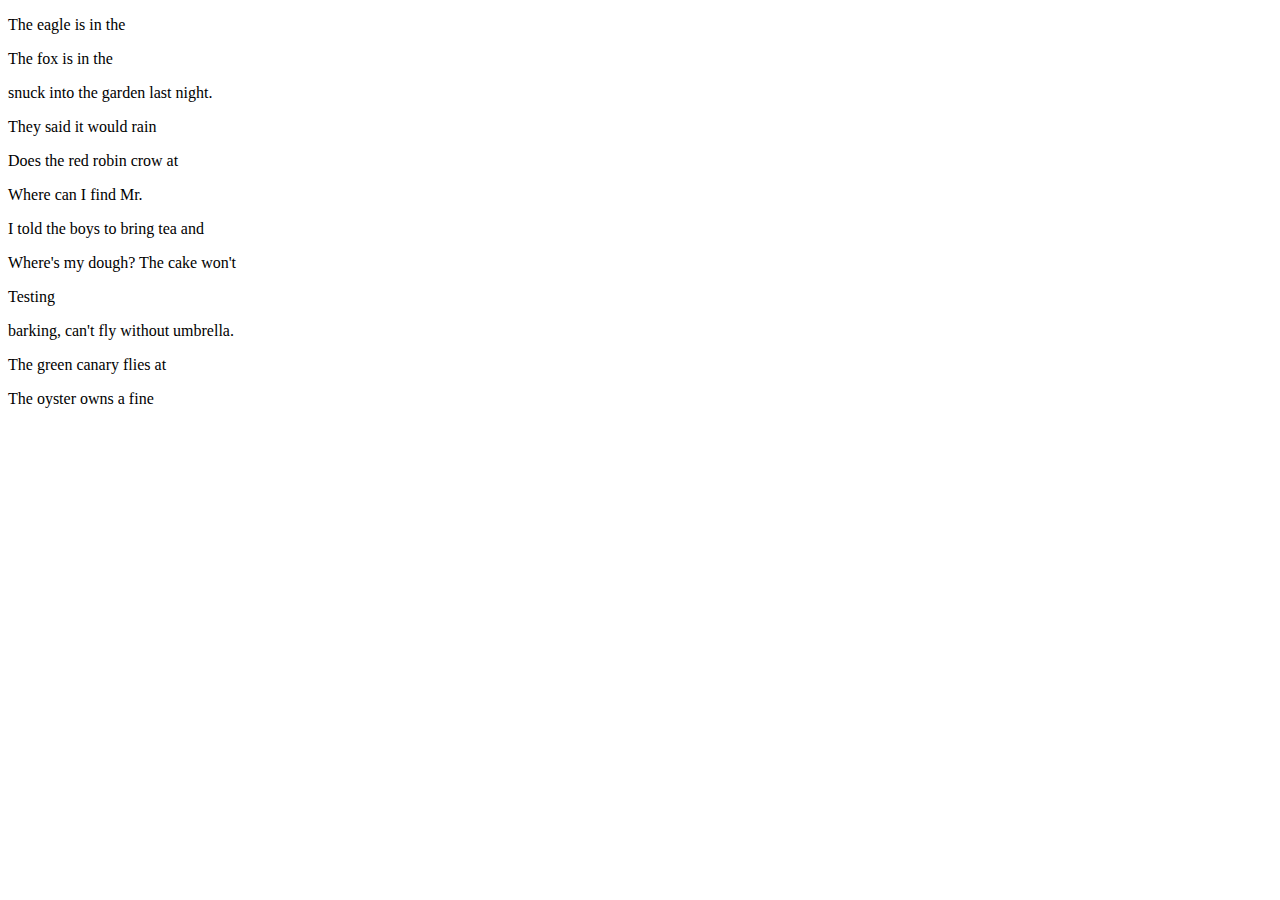
<file: 06-DOM/index.html>
<!doctype html>
<html lang="en">
<head>
    <meta charset="utf-8">
    <title>Dr. Evel's Secret Code Page</title>
</head>
<body>
<p id="code1">The eagle is in the</p>
<p id="code2">The fox is in the</p>
<p id="code3">snuck into the garden last night.</p>
<p id="code4">They said it would rain</p>
<p id="code5">Does the red robin crow at</p>
<p id="code6">Where can I find Mr.</p>
<p id="code7">I told the boys to bring tea and</p>
<p id="code8" myattr="testVal">Where's my dough? The cake won't</p>
<p id="code9">My watch stopped at</p>
<p id="code10">barking, can't fly without umbrella.</p>
<p id="code11">The green canary flies at</p>
<p id="code12">The oyster owns a fine</p>
<script src="script.js"></script>
</body>
</html>
</file>
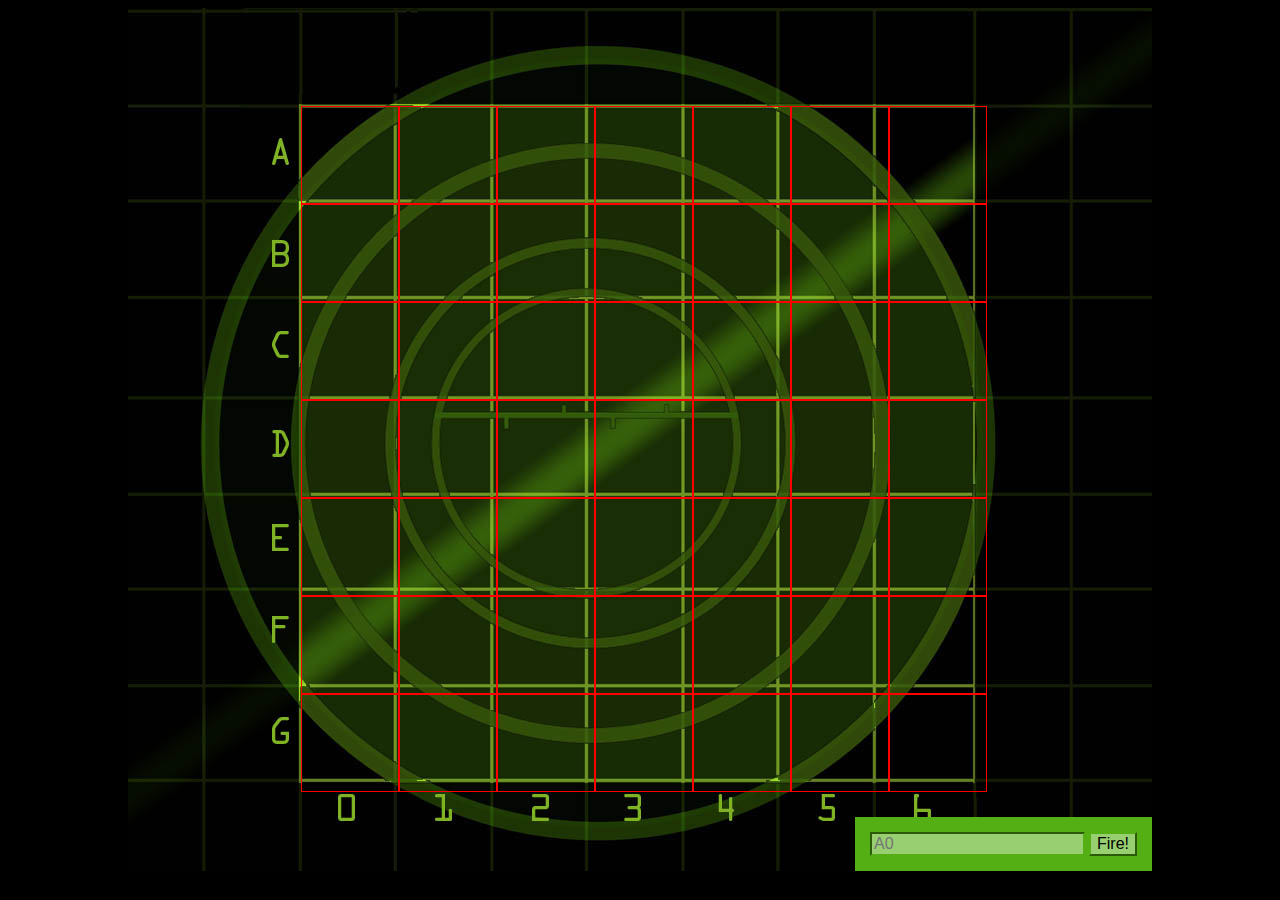
<file: 08-BattleShipWithUI/index.html>
<!doctype html>
<html lang="en">
<head>
    <meta charset="utf-8">
    <title>Battleship</title>
    <link rel="stylesheet" href="styles.css">
</head>
<body>
<div id="board"> <!-- Main Board   -->
    <div id="messageArea"></div> <!-- Used to give user a message -->
    <table>
        <tr>
-            <td id="00"></td> <td id="01"></td> <td id="02"></td> <td id="03"></td>
            <td id="04"></td> <td id="05"></td> <td id="06"></td>
        </tr>
        <tr>
            <td id="10"></td> <td id="11"></td> <td id="12"></td> <td id="13"></td>
            <td id="14"></td> <td id="15"></td> <td id="16"></td>
        </tr>
        <tr>
            <td id="20"></td> <td id="21"></td> <td id="22"></td> <td id="23"></td>
            <td id="24"></td> <td id="25"></td> <td id="26"></td>
        </tr>
        <tr>
            <td id="30"></td> <td id="31"></td> <td id="32"></td> <td id="33"></td>
            <td id="34"></td> <td id="35"></td> <td id="36"></td>
        </tr>
        <tr>
            <td id="40"></td> <td id="41"></td> <td id="42"></td> <td id="43"></td>
            <td id="44"></td> <td id="45"></td> <td id="46"></td>
        </tr>
        <tr>
            <td id="50"></td> <td id="51"></td> <td id="52"></td> <td id="53"></td>
            <td id="54"></td> <td id="55"></td> <td id="56"></td>
        </tr>
        <tr>
            <td id="60"></td> <td id="61"></td> <td id="62"></td> <td id="63"></td>
            <td id="64"></td> <td id="65"></td> <td id="66"></td>
        </tr>
    </table>
    <form>
        <input type="text" id="guessInput" placeholder="A0">
        <input type="button" id="fireButton" value="Fire!">
    </form>
</div>
<script src="script.js">
</script>
</body>
</html>
</file>
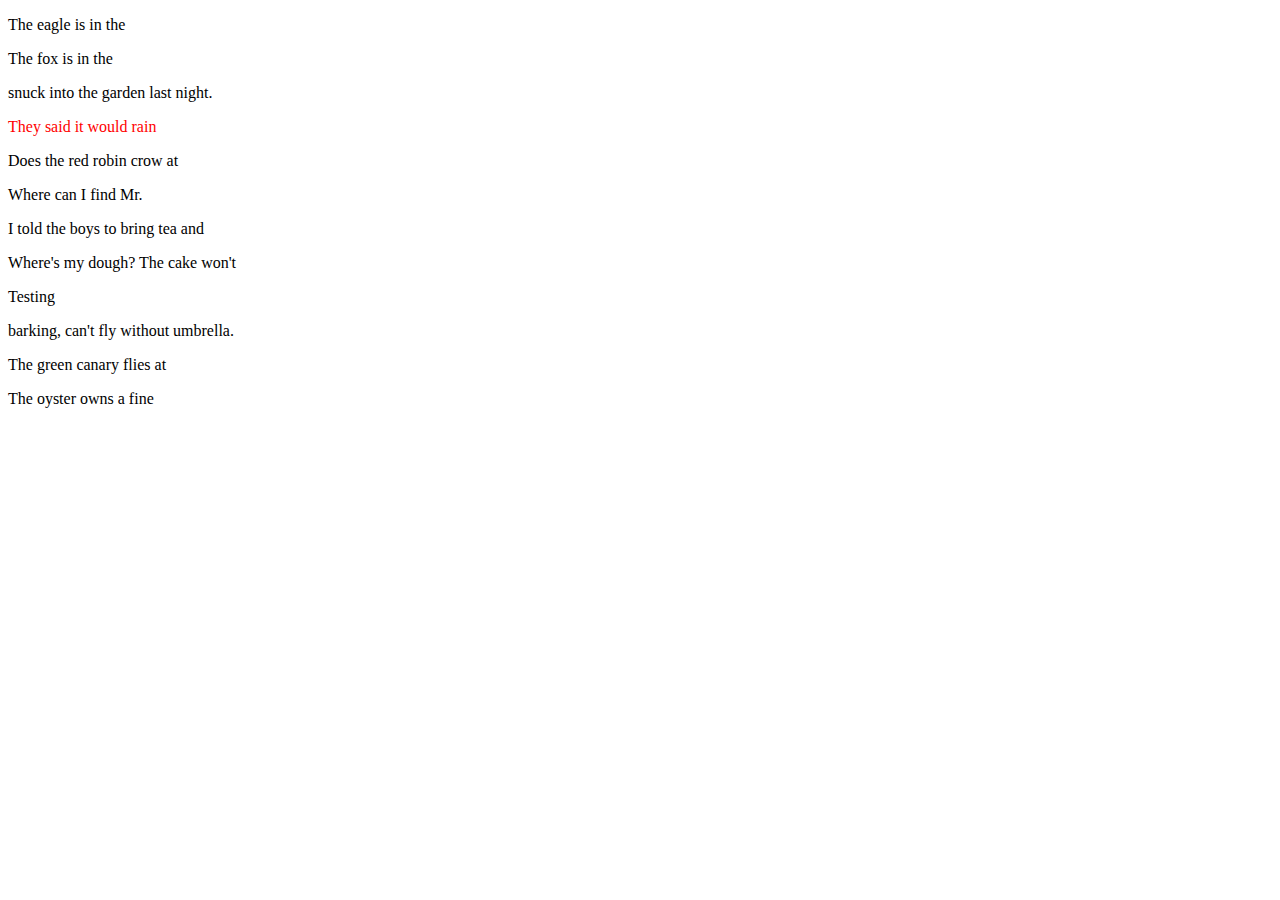
<file: 06-DOM/01/index.html>
<!doctype html>
<html lang="en">
<head>
    <meta charset="utf-8">
    <title>Dr. Evel's Secret Code Page</title>
</head>
<body>
<p id="code1">The eagle is in the</p>
<p id="code2">The fox is in the</p>
<p id="code3">snuck into the garden last night.</p>
<p id="code4">They said it would rain</p>
<p id="code5">Does the red robin crow at</p>
<p id="code6">Where can I find Mr.</p>
<p id="code7">I told the boys to bring tea and</p>
<p id="code8" myattr="testVal">Where's my dough? The cake won't</p>
<p id="code9">My watch stopped at</p>
<p id="code10">barking, can't fly without umbrella.</p>
<p id="code11">The green canary flies at</p>
<p id="code12">The oyster owns a fine</p>
<script src="script.js"></script>
</body>
<style>
    .redtext { color: red; }
    /*p {*/
    /*    font-family: verdana;*/
    /*    font-size: 20px;*/
    /*    color: red;*/
    /*}*/
</style>
</html>
</file>
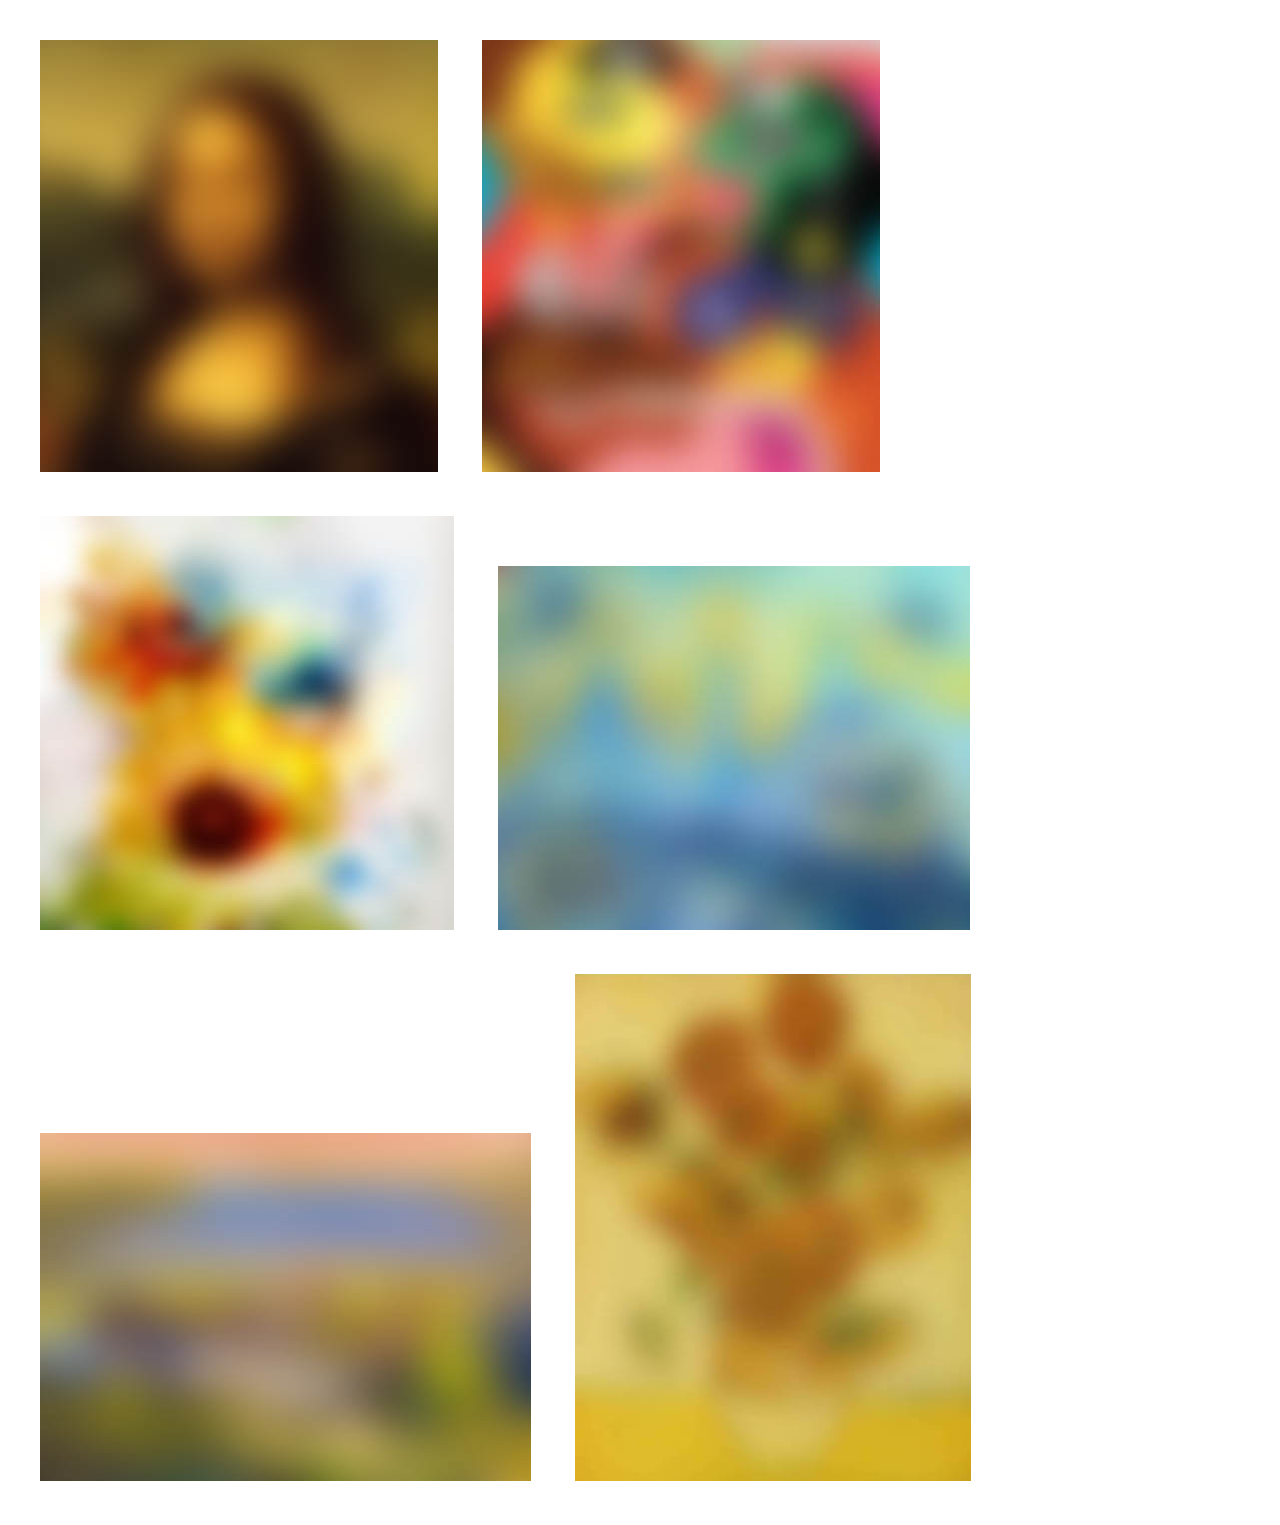
<file: 09-Events/Images/index.html>
<!doctype html>
<html lang="en">
<head>
    <meta charset="utf-8">
    <title> Image Guess </title>
    <style>
        body { margin: 20px; }
        img { margin: 20px; }
    </style>
    <script src="script.js"></script>
</head>
<body>
<img id="zero" src="zeroblur.jpg">
<img id="one" src="oneblur.jpg">
<img id="two" src="twoblur.jpg">
<img id="three" src="threeblur.jpg">
<img id="four" src="fourblur.jpg">
<img id="five" src="fiveblur.jpg">
</body>
</html>
</file>
<file: 08-BattleShipWithUI/styles.css>
body { /*This is the style of every <body> */
    background-color: black;
}
#board { /* This is the style of a div with id=board*/
    position: relative; /**/
    width: 1024px;
    height: 863px;
    margin: auto;
    background: url("board.jpg") no-repeat;
}
#messageArea {
    position: absolute; /**/
    top: 0px;
    left: 0px;
    color: rgb(83, 175, 19);
}
table {
    position: absolute;
    left: 173px; /* It is aligned with the grid image*/
    top: 98px;
    border-spacing: 0px;
}

/*tr td:nth-of-type(1):before{*/
/*    content: 'A';*/
/*    color: #fff;*/
/*    position: absolute;*/
/*    left: -30px;*/
/*    top: 30px;*/
/*    font-size: 30px;*/
/*}*/

td {
    width: 94px; /*matches with the cells of grid*/
    height: 94px;
    border: solid 1px red;
}
form {
    position: absolute;
    bottom: 0px;
    right: 0px;
    padding: 15px;
    background-color: rgb(83, 175, 19);
}
form input {
    background-color: rgb(152, 207, 113);
    border-color: rgb(83, 175, 19);
    font-size: 1em;
}
.hit {
    background: url("ship.png") no-repeat center center;
}
.miss {
    background: url("miss.png") no-repeat center center;
}
</file>
